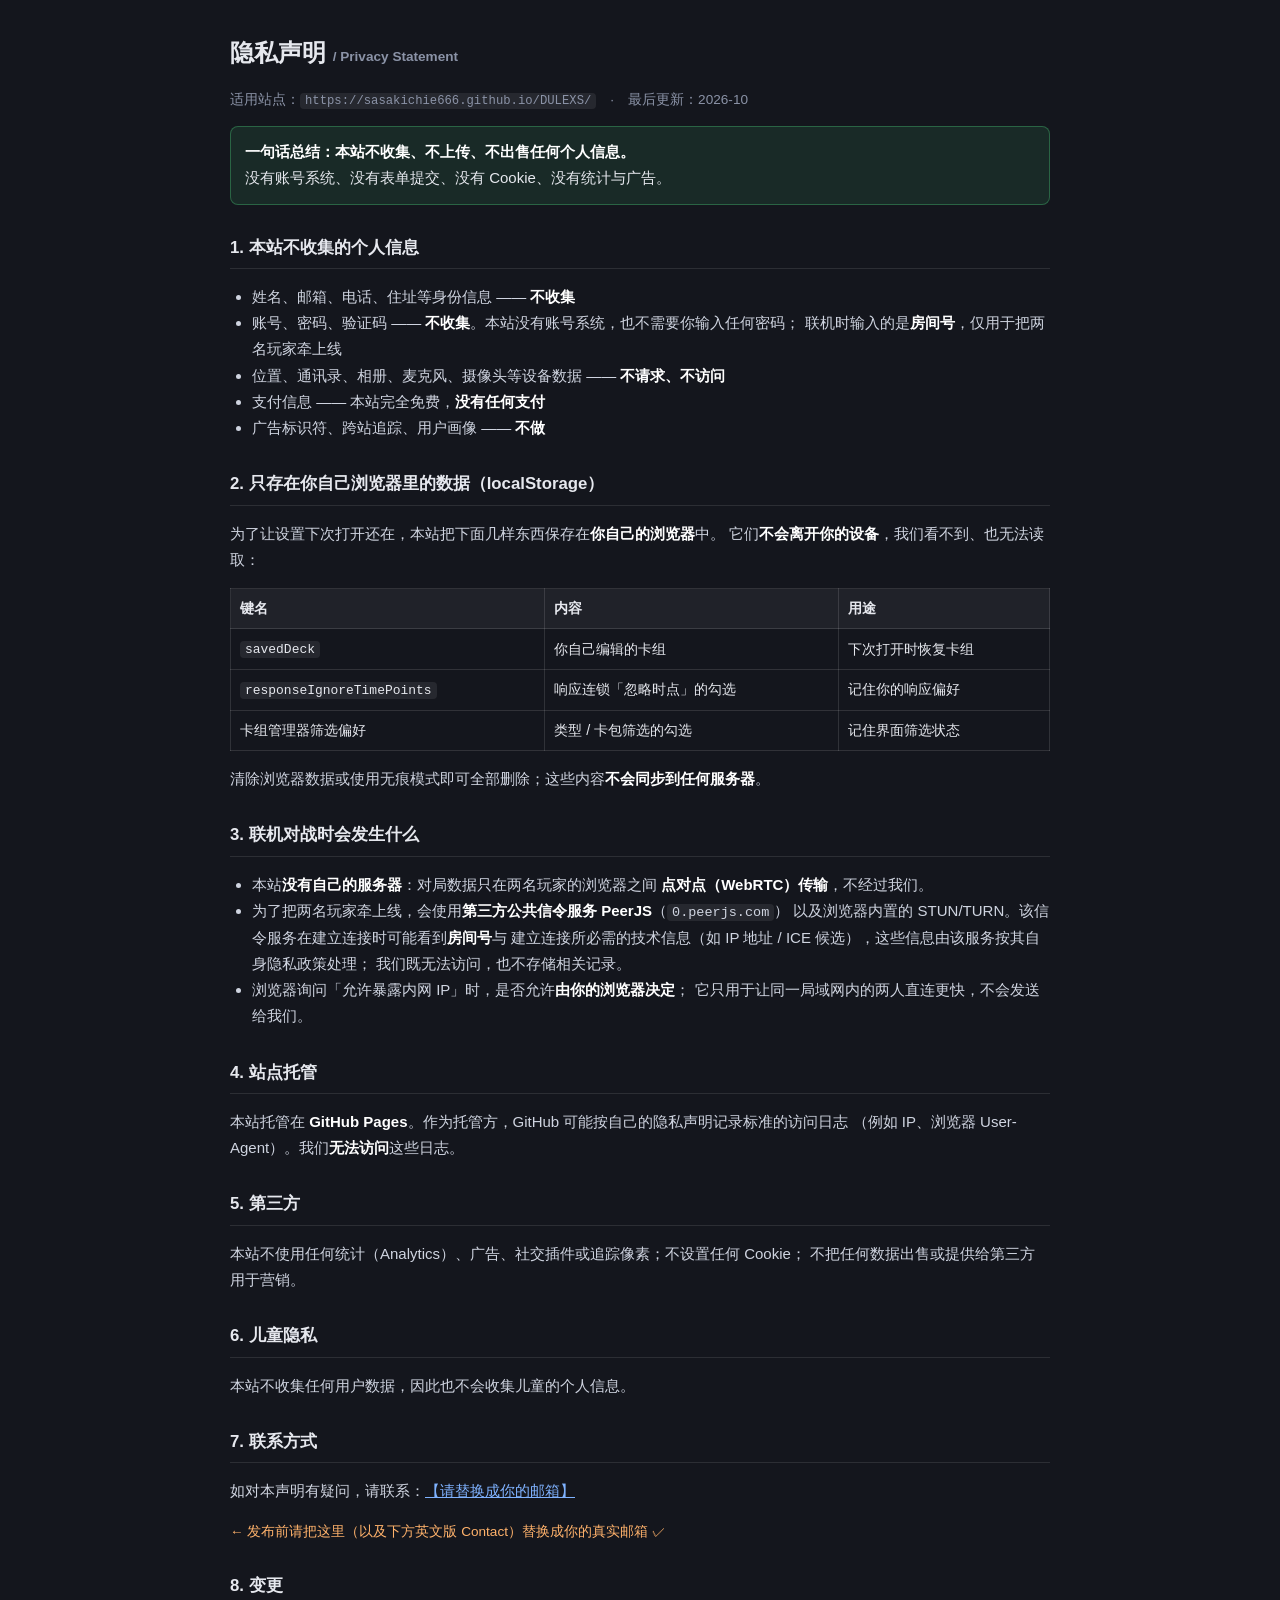
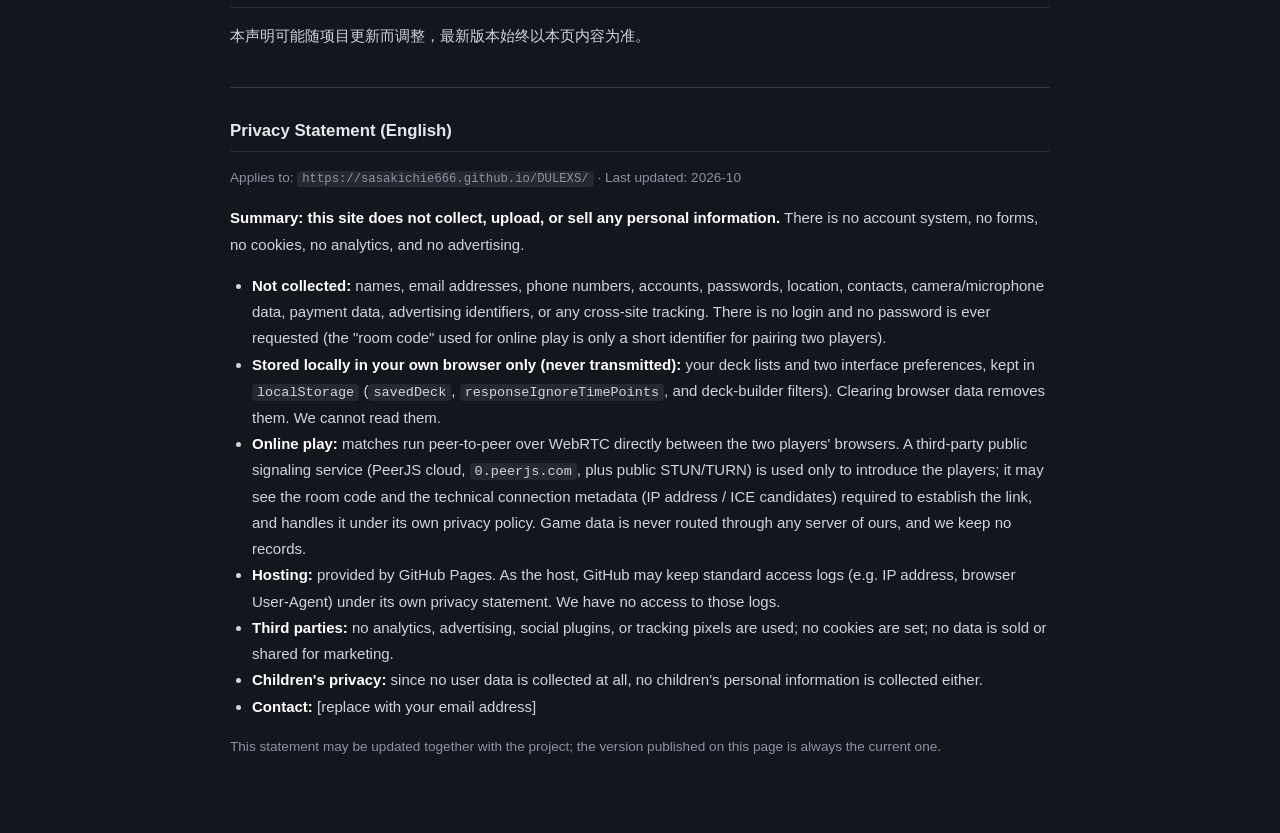
<file: privacy.html>
<!DOCTYPE html>
<html lang="zh-CN">
<head>
<meta charset="UTF-8">
<meta name="viewport" content="width=device-width, initial-scale=1.0">
<title>隐私声明 / Privacy Statement — 卡牌对战模拟器</title>
<!-- 本页自身刻意不引用任何外部资源（无 CDN、无字体、无图片、无脚本），
     以免给站点增加任何第三方请求 ✓ -->
<style>
    body {
        margin: 0;
        padding: 32px 18px 64px;
        background: #14161d;
        color: #e6e8ee;
        font-family: 'Segoe UI', 'PingFang SC', 'Microsoft YaHei', sans-serif;
        line-height: 1.75;
        font-size: 15px;
    }
    main { max-width: 820px; margin: 0 auto; }
    h1 { font-size: 1.5rem; margin: 0 0 6px; }
    h2 { font-size: 1.05rem; margin: 28px 0 8px; padding-bottom: 6px; border-bottom: 1px solid rgba(255,255,255,0.1); }
    p, li { color: #cfd4e0; }
    strong { color: #fff; }
    ul { padding-left: 22px; }
    code { background: rgba(255,255,255,0.08); padding: 1px 5px; border-radius: 4px; font-size: 0.9em; }
    .meta { color: #8b93a7; font-size: 0.85rem; }
    .summary {
        margin: 14px 0 4px;
        padding: 12px 14px;
        background: rgba(80, 220, 130, 0.10);
        border: 1px solid rgba(80, 220, 130, 0.32);
        border-radius: 8px;
    }
    table { width: 100%; border-collapse: collapse; margin: 10px 0; }
    th, td { padding: 7px 9px; border: 1px solid rgba(255,255,255,0.12); text-align: left; font-size: 0.9rem; }
    th { background: rgba(255,255,255,0.05); }
    a { color: #7fb2ff; }
    hr { margin: 38px 0 20px; border: none; border-top: 1px solid rgba(255,255,255,0.14); }
    .todo { color: #ffb26b; font-size: 0.85rem; }
</style>
</head>
<body>
<main>

<h1>隐私声明 <span class="meta">/ Privacy Statement</span></h1>
<p class="meta">
    适用站点：<code>https://sasakichie666.github.io/DULEXS/</code>　·　最后更新：2026-10
</p>

<div class="summary">
    <strong>一句话总结：本站不收集、不上传、不出售任何个人信息。</strong><br>
    没有账号系统、没有表单提交、没有 Cookie、没有统计与广告。
</div>

<h2>1. 本站不收集的个人信息</h2>
<ul>
    <li>姓名、邮箱、电话、住址等身份信息 —— <strong>不收集</strong></li>
    <li>账号、密码、验证码 —— <strong>不收集</strong>。本站没有账号系统，也不需要你输入任何密码；
        联机时输入的是<strong>房间号</strong>，仅用于把两名玩家牵上线</li>
    <li>位置、通讯录、相册、麦克风、摄像头等设备数据 —— <strong>不请求、不访问</strong></li>
    <li>支付信息 —— 本站完全免费，<strong>没有任何支付</strong></li>
    <li>广告标识符、跨站追踪、用户画像 —— <strong>不做</strong></li>
</ul>

<h2>2. 只存在你自己浏览器里的数据（localStorage）</h2>
<p>为了让设置下次打开还在，本站把下面几样东西保存在<strong>你自己的浏览器</strong>中。
    它们<strong>不会离开你的设备</strong>，我们看不到、也无法读取：</p>
<table>
    <tr><th>键名</th><th>内容</th><th>用途</th></tr>
    <tr><td><code>savedDeck</code></td><td>你自己编辑的卡组</td><td>下次打开时恢复卡组</td></tr>
    <tr><td><code>responseIgnoreTimePoints</code></td><td>响应连锁「忽略时点」的勾选</td><td>记住你的响应偏好</td></tr>
    <tr><td>卡组管理器筛选偏好</td><td>类型 / 卡包筛选的勾选</td><td>记住界面筛选状态</td></tr>
</table>
<p>清除浏览器数据或使用无痕模式即可全部删除；这些内容<strong>不会同步到任何服务器</strong>。</p>

<h2>3. 联机对战时会发生什么</h2>
<ul>
    <li>本站<strong>没有自己的服务器</strong>：对局数据只在两名玩家的浏览器之间
        <strong>点对点（WebRTC）传输</strong>，不经过我们。</li>
    <li>为了把两名玩家牵上线，会使用<strong>第三方公共信令服务 PeerJS</strong>（<code>0.peerjs.com</code>）
        以及浏览器内置的 STUN/TURN。该信令服务在建立连接时可能看到<strong>房间号</strong>与
        建立连接所必需的技术信息（如 IP 地址 / ICE 候选），这些信息由该服务按其自身隐私政策处理；
        我们既无法访问，也不存储相关记录。</li>
    <li>浏览器询问「允许暴露内网 IP」时，是否允许<strong>由你的浏览器决定</strong>；
        它只用于让同一局域网内的两人直连更快，不会发送给我们。</li>
</ul>

<h2>4. 站点托管</h2>
<p>本站托管在 <strong>GitHub Pages</strong>。作为托管方，GitHub 可能按自己的隐私声明记录标准的访问日志
    （例如 IP、浏览器 User-Agent）。我们<strong>无法访问</strong>这些日志。</p>

<h2>5. 第三方</h2>
<p>本站不使用任何统计（Analytics）、广告、社交插件或追踪像素；不设置任何 Cookie；
    不把任何数据出售或提供给第三方用于营销。</p>

<h2>6. 儿童隐私</h2>
<p>本站不收集任何用户数据，因此也不会收集儿童的个人信息。</p>

<h2>7. 联系方式</h2>
<p>如对本声明有疑问，请联系：<a href="mailto:【请替换成你的邮箱】">【请替换成你的邮箱】</a></p>
<p class="todo">← 发布前请把这里（以及下方英文版 Contact）替换成你的真实邮箱 ✓</p>

<h2>8. 变更</h2>
<p>本声明可能随项目更新而调整，最新版本始终以本页内容为准。</p>

<hr>

<h2>Privacy Statement (English)</h2>
<p class="meta">Applies to: <code>https://sasakichie666.github.io/DULEXS/</code> · Last updated: 2026-10</p>

<p><strong>Summary: this site does not collect, upload, or sell any personal information.</strong>
    There is no account system, no forms, no cookies, no analytics, and no advertising.</p>

<ul>
    <li><strong>Not collected:</strong> names, email addresses, phone numbers, accounts, passwords,
        location, contacts, camera/microphone data, payment data, advertising identifiers,
        or any cross-site tracking. There is no login and no password is ever requested
        (the "room code" used for online play is only a short identifier for pairing two players).</li>

    <li><strong>Stored locally in your own browser only (never transmitted):</strong>
        your deck lists and two interface preferences, kept in <code>localStorage</code>
        (<code>savedDeck</code>, <code>responseIgnoreTimePoints</code>, and deck-builder filters).
        Clearing browser data removes them. We cannot read them.</li>

    <li><strong>Online play:</strong> matches run peer-to-peer over WebRTC directly between the two
        players' browsers. A third-party public signaling service (PeerJS cloud,
        <code>0.peerjs.com</code>, plus public STUN/TURN) is used only to introduce the players;
        it may see the room code and the technical connection metadata (IP address / ICE candidates)
        required to establish the link, and handles it under its own privacy policy.
        Game data is never routed through any server of ours, and we keep no records.</li>

    <li><strong>Hosting:</strong> provided by GitHub Pages. As the host, GitHub may keep standard
        access logs (e.g. IP address, browser User-Agent) under its own privacy statement.
        We have no access to those logs.</li>

    <li><strong>Third parties:</strong> no analytics, advertising, social plugins, or tracking pixels
        are used; no cookies are set; no data is sold or shared for marketing.</li>

    <li><strong>Children's privacy:</strong> since no user data is collected at all, no children's
        personal information is collected either.</li>

    <li><strong>Contact:</strong> [replace with your email address]</li>
</ul>

<p class="meta">
    This statement may be updated together with the project; the version published on this page is
    always the current one.
</p>

</main>
</body>
</html>
</file>
